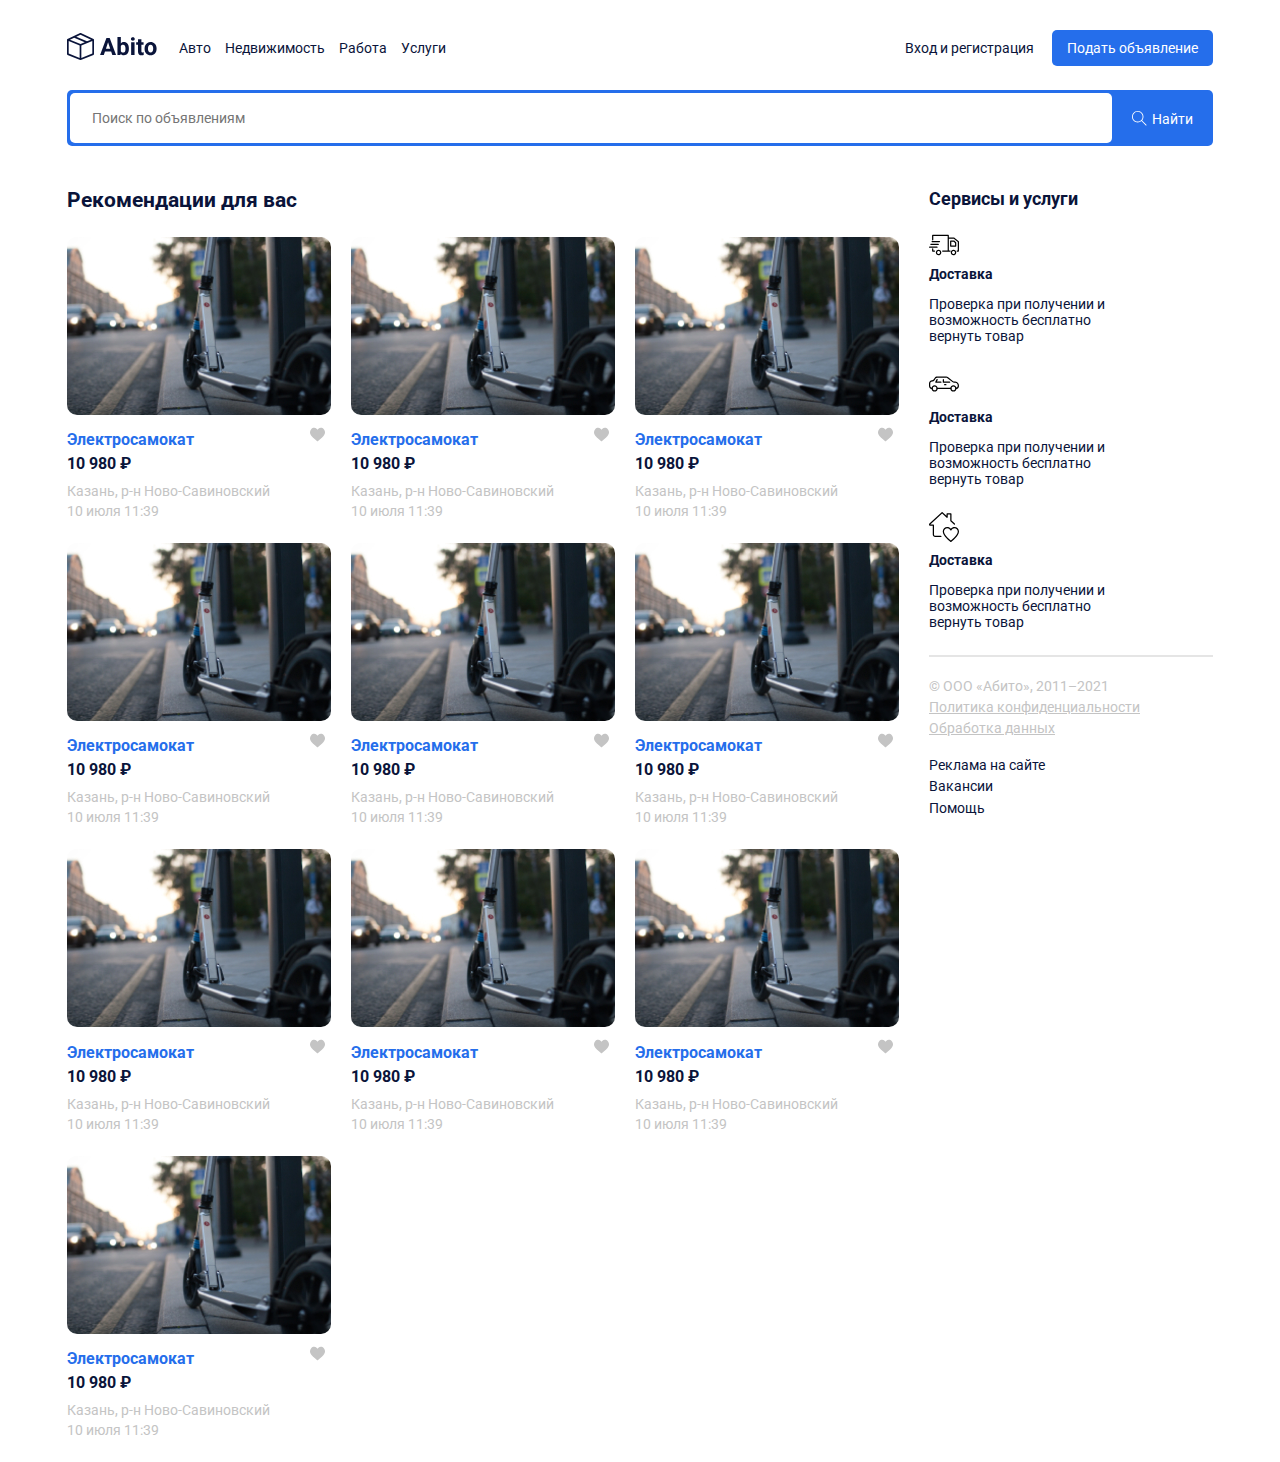
<file: index.html>
<!DOCTYPE html>
<html lang="en">
<head>
	<meta charset="UTF-8">
	<meta http-equiv="X-UA-Compatible" content="IE=edge">
	<meta name="viewport" content="width=device-width, initial-scale=1.0">
	<title>Abito</title>
	<!-- шрифты Google -->
	<link rel="preconnect" href="https://fonts.googleapis.com">
	<link rel="preconnect" href="https://fonts.gstatic.com" crossorigin>
	<link href="https://fonts.googleapis.com/css2?family=Roboto:wght@400;700&display=swap" rel="stylesheet">
	<!-- стили страницы -->
	<link rel="stylesheet" type="text/css" href="styles/normalize.css">
	<link rel="stylesheet" type="text/css" href="styles/style.css">
</head>
<body>
	<!-- ШАПКА -->
	<header class="header container">
		<div class="navbar">
			<a href="index.html" class="logo">
				<img src="img/logo.svg" alt="logo: Abito" class="logo-image">
			</a>
			<div class="navbar-panel">
				<button class="close-menu">
					<svg width="46" height="46" viewBox="0 0 46 46" fill="none" xmlns="http://www.w3.org/2000/svg">
						<path d="M1 1L45 45M1 45L45 1" stroke="black"/>
					</svg>					
				</button>
				<!-- Меню навигации по сайту -->
				<nav class="navbar-menu">
					<ul class="menu">
						<li class="menu-item">
							<a href="#" class="menu-link">
								Авто
							</a>
						</li>
						<li class="menu-item">
							<a href="#" class="menu-link">
								Недвижимость
							</a>
						</li>
						<li class="menu-item">
							<a href="#" class="menu-link">
								Работа
							</a>
						</li>
						<li class="menu-item">
							<a href="#" class="menu-link">
								Услуги
							</a>
						</li>
					</ul>
				</nav>

				<div class="button-group">
					<a href="#" class="button button-link">Вход и регистрация</a>
					<a href="#" class="button button-primary">Подать объявление</a>
				</div>
				<!-- /.button-group -->
			</div>
			<button class="menu-button">
				<svg width="30" height="30" viewBox="0 0 30 30" fill="none" xmlns="http://www.w3.org/2000/svg">
					<path d="M0.937476 9.37501H29.0624C29.58 9.37501 29.9999 8.95498 29.9999 8.43754C29.9999 7.92002 29.5799 7.50006 29.0624 7.50006H0.937476C0.419955 7.50006 0 7.92009 0 8.43754C0 8.95498 0.420033 9.37501 0.937476 9.37501Z" fill="black"/>
					<path d="M29.0624 14.0626H0.937476C0.419955 14.0626 0 14.4826 0 15C0 15.5175 0.420033 15.9375 0.937476 15.9375H29.0624C29.58 15.9375 29.9999 15.5175 29.9999 15C29.9999 14.4826 29.58 14.0626 29.0624 14.0626Z" fill="black"/>
					<path d="M29.0625 20.625H10.3125C9.79495 20.625 9.375 21.0451 9.375 21.5625C9.375 22.08 9.79503 22.5 10.3125 22.5H29.0625C29.58 22.5 29.9999 22.0799 29.9999 21.5625C30 21.045 29.58 20.625 29.0625 20.625Z" fill="black"/>
				</svg>									
			</button>
		</div>
		<!-- /.navbar -->
		<div class="search-panel">
			<input type="search" name="q" placeholder="Поиск по объявлениям" class="search-input">
			<button class="search-button">
				<svg width="15" height="15" viewBox="0 0 15 15" fill="none" xmlns="http://www.w3.org/2000/svg">
					<path d="M14.6506 14.0012L10.0862 9.43675C10.9465 8.43352 11.4706 7.13293 11.4706 5.71058C11.4706 2.54822 8.89765 -0.0247192 5.7353 -0.0247192C4.20353 -0.0247192 2.76265 0.571751 1.67824 1.6544C0.595589 2.73793 -0.000881376 4.17881 9.77541e-07 5.71058C9.77541e-07 8.87293 2.57294 11.4459 5.7353 11.4459C7.15765 11.4459 8.45912 10.9218 9.46235 10.0615L14.0268 14.6259L14.6506 14.0012ZM5.7353 10.5635C3.06 10.5635 0.882354 8.38675 0.882354 5.71058C0.881472 4.41352 1.38618 3.19499 2.30294 2.2791C3.21882 1.36234 4.43824 0.857634 5.7353 0.857634C8.41059 0.857634 10.5882 3.0344 10.5882 5.71058C10.5882 8.38587 8.41059 10.5635 5.7353 10.5635Z" fill="white"/>
				</svg>					
				<span class="search-button-text">Найти</span>
			</button>
		</div>
		<!-- /.search-panel -->
	</header>

	<div class="page-content container">
		<main class="main">
			<h2 class="page-title">Рекомендации для вас</h2>
			<div class="cards">
				<div class="card">
					<a href="single.html" class="card-link">
						<img src="img/card-image.jpg" alt="Карточка" class="card-image">
					</a>
					<div class="card-header">
						<a href="single.html" class="card-link">
							<h3 class="card-title">Электросамокат</h3>
						</a>
						<button class="like">
							<img src="img/like.svg" alt="Лайк">
						</button>
					</div>
					<!-- /.card-header -->
					<strong class="card-price">
						10 980 ₽
					</strong>
					<p class="card-text">Казань, р-н Ново-Савиновский</p>
					<p class="card-text">10 июля 11:39</p>
				</div>
				<!-- /.card -->
				<div class="card">
					<a href="single.html" class="card-link">
						<img src="img/card-image.jpg" alt="Карточка" class="card-image">
					</a>
					<div class="card-header">
						<a href="single.html" class="card-link">
							<h3 class="card-title">Электросамокат</h3>
						</a>
						<button class="like">
							<img src="img/like.svg" alt="Лайк">
						</button>
					</div>
					<!-- /.card-header -->
					<strong class="card-price">
						10 980 ₽
					</strong>
					<p class="card-text">Казань, р-н Ново-Савиновский</p>
					<p class="card-text">10 июля 11:39</p>
				</div>
				<!-- /.card -->
				<div class="card">
					<a href="single.html" class="card-link">
						<img src="img/card-image.jpg" alt="Карточка" class="card-image">
					</a>
					<div class="card-header">
						<a href="single.html" class="card-link">
							<h3 class="card-title">Электросамокат</h3>
						</a>
						<button class="like">
							<img src="img/like.svg" alt="Лайк">
						</button>
					</div>
					<!-- /.card-header -->
					<strong class="card-price">
						10 980 ₽
					</strong>
					<p class="card-text">Казань, р-н Ново-Савиновский</p>
					<p class="card-text">10 июля 11:39</p>
				</div>
				<!-- /.card -->
				<div class="card">
					<a href="single.html" class="card-link">
						<img src="img/card-image.jpg" alt="Карточка" class="card-image">
					</a>
					<div class="card-header">
						<a href="single.html" class="card-link">
							<h3 class="card-title">Электросамокат</h3>
						</a>
						<button class="like">
							<img src="img/like.svg" alt="Лайк">
						</button>
					</div>
					<!-- /.card-header -->
					<strong class="card-price">
						10 980 ₽
					</strong>
					<p class="card-text">Казань, р-н Ново-Савиновский</p>
					<p class="card-text">10 июля 11:39</p>
				</div>
				<!-- /.card -->
				<div class="card">
					<a href="single.html" class="card-link">
						<img src="img/card-image.jpg" alt="Карточка" class="card-image">
					</a>
					<div class="card-header">
						<a href="single.html" class="card-link">
							<h3 class="card-title">Электросамокат</h3>
						</a>
						<button class="like">
							<img src="img/like.svg" alt="Лайк">
						</button>
					</div>
					<!-- /.card-header -->
					<strong class="card-price">
						10 980 ₽
					</strong>
					<p class="card-text">Казань, р-н Ново-Савиновский</p>
					<p class="card-text">10 июля 11:39</p>
				</div>
				<!-- /.card -->
				<div class="card">
					<a href="single.html" class="card-link">
						<img src="img/card-image.jpg" alt="Карточка" class="card-image">
					</a>
					<div class="card-header">
						<a href="single.html" class="card-link">
							<h3 class="card-title">Электросамокат</h3>
						</a>
						<button class="like">
							<img src="img/like.svg" alt="Лайк">
						</button>
					</div>
					<!-- /.card-header -->
					<strong class="card-price">
						10 980 ₽
					</strong>
					<p class="card-text">Казань, р-н Ново-Савиновский</p>
					<p class="card-text">10 июля 11:39</p>
				</div>
				<!-- /.card -->
				<div class="card">
					<a href="single.html" class="card-link">
						<img src="img/card-image.jpg" alt="Карточка" class="card-image">
					</a>
					<div class="card-header">
						<a href="single.html" class="card-link">
							<h3 class="card-title">Электросамокат</h3>
						</a>
						<button class="like">
							<img src="img/like.svg" alt="Лайк">
						</button>
					</div>
					<!-- /.card-header -->
					<strong class="card-price">
						10 980 ₽
					</strong>
					<p class="card-text">Казань, р-н Ново-Савиновский</p>
					<p class="card-text">10 июля 11:39</p>
				</div>
				<!-- /.card -->
				<div class="card">
					<a href="single.html" class="card-link">
						<img src="img/card-image.jpg" alt="Карточка" class="card-image">
					</a>
					<div class="card-header">
						<a href="single.html" class="card-link">
							<h3 class="card-title">Электросамокат</h3>
						</a>
						<button class="like">
							<img src="img/like.svg" alt="Лайк">
						</button>
					</div>
					<!-- /.card-header -->
					<strong class="card-price">
						10 980 ₽
					</strong>
					<p class="card-text">Казань, р-н Ново-Савиновский</p>
					<p class="card-text">10 июля 11:39</p>
				</div>
				<!-- /.card -->
				<div class="card">
					<a href="single.html" class="card-link">
						<img src="img/card-image.jpg" alt="Карточка" class="card-image">
					</a>
					<div class="card-header">
						<a href="single.html" class="card-link">
							<h3 class="card-title">Электросамокат</h3>
						</a>
						<button class="like">
							<img src="img/like.svg" alt="Лайк">
						</button>
					</div>
					<!-- /.card-header -->
					<strong class="card-price">
						10 980 ₽
					</strong>
					<p class="card-text">Казань, р-н Ново-Савиновский</p>
					<p class="card-text">10 июля 11:39</p>
				</div>
				<!-- /.card -->
				<div class="card">
					<a href="single.html" class="card-link">
						<img src="img/card-image.jpg" alt="Карточка" class="card-image">
					</a>
					<div class="card-header">
						<a href="single.html" class="card-link">
							<h3 class="card-title">Электросамокат</h3>
						</a>
						<button class="like">
							<img src="img/like.svg" alt="Лайк">
						</button>
					</div>
					<!-- /.card-header -->
					<strong class="card-price">
						10 980 ₽
					</strong>
					<p class="card-text">Казань, р-н Ново-Савиновский</p>
					<p class="card-text">10 июля 11:39</p>
				</div>
				<!-- /.card -->
			</div>
		</main>
		<aside class="sidebar">
			<h4 class="page-title">Сервисы и услуги</h4>
			<div class="service">
				<img src="img/delivery.svg" alt="Доставка" class="service-image">
				<h5 class="service-title">Доставка</h5>
				<p class="service-text">Проверка при получении и возможность бесплатно вернуть товар</p>
			</div>
			<div class="service">
				<img src="img/auto.svg" alt="Авто" class="service-image">
				<h5 class="service-title">Доставка</h5>
				<p class="service-text">Проверка при получении и возможность бесплатно вернуть товар</p>
			</div>
			<div class="service">
				<img src="img/estate.svg" alt="Жилье" class="service-image">
				<h5 class="service-title">Доставка</h5>
				<p class="service-text">Проверка при получении и возможность бесплатно вернуть товар</p>
			</div>
			<hr color="#E5E5E5">
			<footer class="footer">
				<p class="footer-text">© ООО «Абито», 2011–2021</p>
				<ul class="footer-menu">
					<li class="footer-menu-item">
						<a href="#" class="footer-text">Политика конфиденциальности</a>
					</li>
					<li class="footer-menu-item">
						<a href="#" class="footer-text">Обработка данных</a>
					</li>
				</ul>
				<ul class="footer-menu">
					<li class="footer-menu-item">
						<a href="#" class="footer-link">Реклама на сайте</a>
					</li>
					<li class="footer-menu-item">
						<a href="#" class="footer-link">Вакансии</a>
					</li>
					<li class="footer-menu-item">
						<a href="#" class="footer-link">Помощь</a>
					</li>
				</ul>
			</footer>
		</aside>
	</div>
	<!-- /.page-content -->
	<script src="js/main.js"></script>
</body>
</html>
</file>
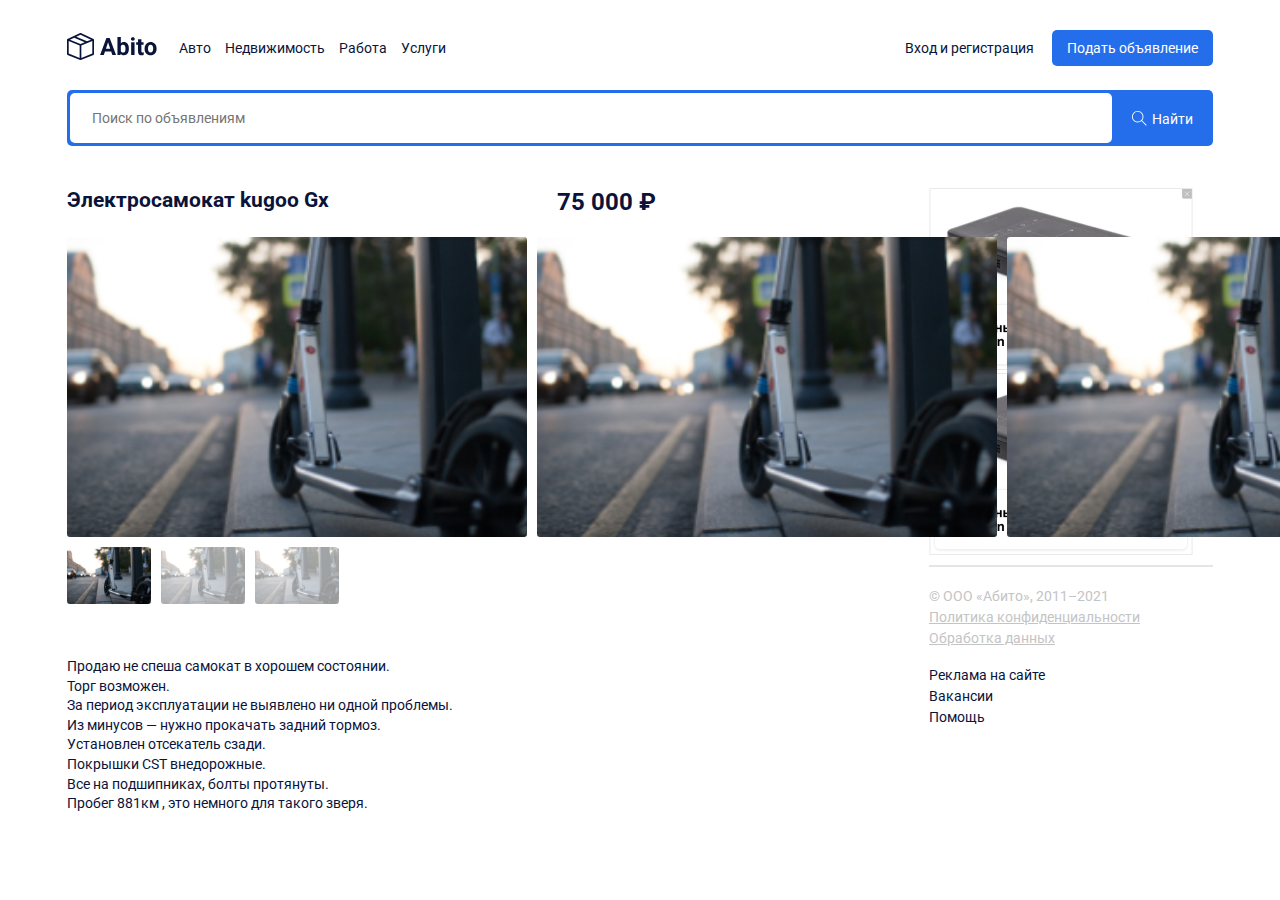
<file: single.html>
<!DOCTYPE html>
<html lang="en">
<head>
	<meta charset="UTF-8">
	<meta http-equiv="X-UA-Compatible" content="IE=edge">
	<meta name="viewport" content="width=device-width, initial-scale=1.0">
	<title>Страница объявления</title>
	<!-- шрифты Google -->
	<link rel="preconnect" href="https://fonts.googleapis.com">
	<link rel="preconnect" href="https://fonts.gstatic.com" crossorigin>
	<link href="https://fonts.googleapis.com/css2?family=Roboto:wght@400;700&display=swap" rel="stylesheet">
	<!-- swiper.js -->
	<link rel="stylesheet" href="https://unpkg.com/swiper/swiper-bundle.min.css" />
	<!-- стили страницы -->
	<link rel="stylesheet" type="text/css" href="styles/normalize.css">
	<link rel="stylesheet" type="text/css" href="styles/style.css">
	<link rel="stylesheet" type="text/css" href="styles/swiper.css">
</head>
<body>
	<!-- ШАПКА -->
	<header class="header container">
		<div class="navbar">
			<a href="index.html" class="logo">
				<img src="img/logo.svg" alt="logo: Abito" class="logo-image">
			</a>
			<div class="navbar-panel">
				<button class="close-menu">
					<svg width="46" height="46" viewBox="0 0 46 46" fill="none" xmlns="http://www.w3.org/2000/svg">
						<path d="M1 1L45 45M1 45L45 1" stroke="black"/>
					</svg>					
				</button>
				<!-- Меню навигации по сайту -->
				<nav class="navbar-menu">
					<ul class="menu">
						<li class="menu-item">
							<a href="#" class="menu-link">
								Авто
							</a>
						</li>
						<li class="menu-item">
							<a href="#" class="menu-link">
								Недвижимость
							</a>
						</li>
						<li class="menu-item">
							<a href="#" class="menu-link">
								Работа
							</a>
						</li>
						<li class="menu-item">
							<a href="#" class="menu-link">
								Услуги
							</a>
						</li>
					</ul>
				</nav>
				<div class="button-group">
					<a href="#" class="button button-link">Вход и регистрация</a>
					<a href="#" class="button button-primary">Подать объявление</a>
				</div>
				<!-- /.button-group -->
			</div>
			<button class="menu-button">
				<svg width="30" height="30" viewBox="0 0 30 30" fill="none" xmlns="http://www.w3.org/2000/svg">
					<path d="M0.937476 9.37501H29.0624C29.58 9.37501 29.9999 8.95498 29.9999 8.43754C29.9999 7.92002 29.5799 7.50006 29.0624 7.50006H0.937476C0.419955 7.50006 0 7.92009 0 8.43754C0 8.95498 0.420033 9.37501 0.937476 9.37501Z" fill="black"/>
					<path d="M29.0624 14.0626H0.937476C0.419955 14.0626 0 14.4826 0 15C0 15.5175 0.420033 15.9375 0.937476 15.9375H29.0624C29.58 15.9375 29.9999 15.5175 29.9999 15C29.9999 14.4826 29.58 14.0626 29.0624 14.0626Z" fill="black"/>
					<path d="M29.0625 20.625H10.3125C9.79495 20.625 9.375 21.0451 9.375 21.5625C9.375 22.08 9.79503 22.5 10.3125 22.5H29.0625C29.58 22.5 29.9999 22.0799 29.9999 21.5625C30 21.045 29.58 20.625 29.0625 20.625Z" fill="black"/>
				</svg>									
			</button>
		</div>
		<!-- /.navbar -->
		<div class="search-panel">
			<input type="search" name="q" placeholder="Поиск по объявлениям" class="search-input">
			<button class="search-button">
				<svg width="15" height="15" viewBox="0 0 15 15" fill="none" xmlns="http://www.w3.org/2000/svg">
					<path d="M14.6506 14.0012L10.0862 9.43675C10.9465 8.43352 11.4706 7.13293 11.4706 5.71058C11.4706 2.54822 8.89765 -0.0247192 5.7353 -0.0247192C4.20353 -0.0247192 2.76265 0.571751 1.67824 1.6544C0.595589 2.73793 -0.000881376 4.17881 9.77541e-07 5.71058C9.77541e-07 8.87293 2.57294 11.4459 5.7353 11.4459C7.15765 11.4459 8.45912 10.9218 9.46235 10.0615L14.0268 14.6259L14.6506 14.0012ZM5.7353 10.5635C3.06 10.5635 0.882354 8.38675 0.882354 5.71058C0.881472 4.41352 1.38618 3.19499 2.30294 2.2791C3.21882 1.36234 4.43824 0.857634 5.7353 0.857634C8.41059 0.857634 10.5882 3.0344 10.5882 5.71058C10.5882 8.38587 8.41059 10.5635 5.7353 10.5635Z" fill="white"/>
				</svg>					
				<span class="search-button-text">Найти</span>
			</button>
		</div>
		<!-- /.search-panel -->
	</header>

	<div class="page-content container page-content-single">
		<main class="main main-single">
			<div class="content">
				<h2 class="page-title">Электросамокат kugoo Gx</h2>
				<!-- Слайдер с картинками -->
				<div class="swiper-container mySwiper2">
					<!-- Обертка слайдера -->
					<div class="swiper-wrapper">
						<!-- Slides -->
						<div class="swiper-slide">
							<img class="swiper-image" src="img/card-image.jpg" alt="Фото 1">
						</div>
						<div class="swiper-slide">
							<img class="swiper-image" src="img/card-image.jpg" alt="Фото 2">
						</div>
						<div class="swiper-slide">
							<img class="swiper-image" src="img/card-image.jpg" alt="Фото 3">
						</div>
					</div>
				</div>
				<div class="swiper-container mySwiper">
					<!-- Лента прокрутки -->
					<div class="swiper-wrapper">
						<!-- Slides -->
						<div class="swiper-slide">
							<img class="swiper-image" src="img/card-image.jpg" alt="Фото 1">
						</div>
						<div class="swiper-slide">
							<img class="swiper-image" src="img/card-image.jpg" alt="Фото 2">
						</div>
						<div class="swiper-slide">
							<img class="swiper-image" src="img/card-image.jpg" alt="Фото 3">
						</div>
					</div>
					<div class="content-text">
						<p>
							Продаю не спеша самокат в хорошем состоянии.
							Торг возможен.
							За период эксплуатации не выявлено ни одной проблемы.
							Из минусов — нужно прокачать задний тормоз.
							Установлен отсекатель сзади.
							Покрышки CST внедорожные.
							Все на подшипниках, болты протянуты.
							Пробег 881км , это немного для такого зверя.
						</p>
					</div>
				</div>
				<!-- /.swiper-container -->
			</div>
			<div class="author">
				<strong class="single-price">
					75 000 ₽
				</strong>
				<div class="author-wrapper">
					<div class="author-info">
						<span class="author-name">Михаил Воробьев</span>
						<div class="rating">
							<img src="img/star.svg" alt="*">
							<img src="img/star.svg" alt="*">
							<img src="img/star.svg" alt="*">
							<img src="img/star.svg" alt="*">
							<img src="img/star.svg" alt="*">
							<span class="rating-counter">5 отзывов</span>
						</div>
						<span class="author-status">Частное лицо</span>
					</div>
					<img src="img/avatar.jpg" alt="фото: Продавец" class="author-avatar">
				</div>
				<!-- /.author-wrapper -->
				<div class="button-group">
					<button class="button button-block button-primary">
						Показать телефон
					</button>
					<button class="button button-block button-success">
						Написать сообщение
					</button>
				</div>
			</div>
		</main>
		<aside class="sidebar sidebar-single">
			<a href="#">
				<img src="img/banner.png" alt="Banner">
			</a>
			<a href="#">
				<img src="img/banner.png" alt="Banner">
			</a>
			<hr color="#E5E5E5">
			<footer class="footer">
				<p class="footer-text">© ООО «Абито», 2011–2021</p>
				<ul class="footer-menu">
					<li class="footer-menu-item">
						<a href="#" class="footer-text">Политика конфиденциальности</a>
					</li>
					<li class="footer-menu-item">
						<a href="#" class="footer-text">Обработка данных</a>
					</li>
				</ul>
				<ul class="footer-menu">
					<li class="footer-menu-item">
						<a href="#" class="footer-link">Реклама на сайте</a>
					</li>
					<li class="footer-menu-item">
						<a href="#" class="footer-link">Вакансии</a>
					</li>
					<li class="footer-menu-item">
						<a href="#" class="footer-link">Помощь</a>
					</li>
				</ul>
			</footer>
		</aside>
	</div>
	<!-- /.page-content -->
	<script src="https://unpkg.com/swiper/swiper-bundle.min.js"></script>
	<script src="js/main.js"></script>
</body>
</html>
</file>
<file: styles/style.css>
body {
	font-family: 'Roboto', sans-serif;
	font-size: 14px;
	color: #0a143a;
	min-width: 240px;
}
.container {
	max-width: 1146px;
	margin: auto;
}
.header{
	padding-top: 30px;
	padding-bottom: 30px;
	margin-bottom: 12px;
}
.navbar{
	display: flex;
	align-items: center;
	justify-content: space-between;
	margin-bottom: 24px;
}
.navbar-menu{
	margin-right: auto;
}
.menu {
	display: flex;
	list-style: none;
	padding: 0 22px;
	margin: 0;
}
.menu-item:not(:last-child) {
	margin-right: 14px;
}
.menu-link {
	text-decoration: none;
	color: inherit;
}

.button{
	text-decoration: none;
	display: inline-block;
	padding: 10px 15px;
}
.button-link{
	color: inherit;
}
.button-primary{
	background-color: #256eeb;
	color: white;
	border-radius: 5px;
}

.search-panel {
	display: flex;
	background-color: #256eeb;
	border-radius: 5px;
	height: 50px;
	padding: 3px;
}
.search-input {
	border: none;
	border-radius: 5px;
	flex-grow: 1;
	padding: 14px 22px;
}
.search-button {
	background-color: inherit;
	border: none;
	color: white;
	padding: 16px 17px 15px 20px;
	display: flex;
	align-items: center;
}
.search-button-text{
	margin-left: 5px;
}

.page-content {
	display: grid;
	grid-template-columns: 9fr 3fr;
	grid-column-gap: 10px;
}
.card-image {
	border-radius: 10px;
	width: 264px;
	height: 178px;
	object-fit: cover;
}
.cards {
	display: flex;
	flex-wrap: wrap;
	/* justify-content: space-between; */
}
.card {
	display: block;
	margin-bottom: 20px;
	margin-right: 20px;
}
.card-title {
	font-size: 16px;
	line-height: 19px;
	color: #256eeb;
	margin-top: 12px;
	margin-bottom: 5px;
}
.card-header {
	display: flex;
	justify-content: space-between;
	align-items: center;
}
.like {
	background-color: transparent;
	border: none;
	cursor: pointer;
	margin-left: 15px;
}
.card-price{
	display: block;
	font-size: 16px;
	line-height: 19px;
	margin-bottom: 10px;
}
.card-text {
	font-size: 14px;
	line-height: 16px;
	color: #c4c4c4;
	margin-bottom: 4px;
	margin-top: 0;
}
.card-link {
	text-decoration: none;
}

.service {
	margin-bottom: 25px;
}
.service-title {
	font-weight: bold;
	font-size: 14px;
	line-height: 16px;
	margin-top: 7px;
	margin-bottom: 5px;
}
.service-text {
	font-size: 14px;
	line-height: 16px;
	max-width: 217px;
}
.sidebar .page-title {
	font-size: 18px;
	line-height: 21px;
}

.footer-text {
	display: inline-block;
	font-size: 14px;
	line-height: 16px;
	color: #c4c4c4;
	margin-bottom: 5px;
}
.footer-menu {
	margin: 0;
	padding: 0;
	list-style: none;
	margin-bottom: 16px;
}
.footer-link {
	display: inline-block;
	margin-bottom: 5px;
	color: inherit;
	text-decoration: none;
}

.content {
	max-width: 460px;
	margin-right: 30px;
}
.content-text {
	line-height: 1.4;
	font-size: 14px;
	white-space: pre-line;
}

.author-avatar {
	width: 50px;
	height: 50px;
	object-fit: cover;
	border-radius: 50%;
}

.main-single {
	display: flex;
	align-items: flex-start;
}
.single-price {
	font-family: Roboto;
	font-style: normal;
	font-weight: bold;
	font-size: 24px;
	line-height: 28px;
	color: #0A143A;
	margin-top: 0;
	margin-bottom: 25px;
	display: block;
}
.page-title {
	margin-top: 0;
	margin-bottom: 25px;
}
.author {
	min-width: 264px;
}
.author-wrapper {
	display: flex;
	align-items: center;
	justify-content: space-between;
	margin-top: 25px;
	margin-bottom: 30px;
}
.author-name {
	font-weight: bold;
	font-size: 14px;
	line-height: 16px;
	display: block;
	margin-bottom: 4px;
}
.rating {
	margin-bottom: 5px;
}
.rating-counter {
	opacity: 0.5;
	margin-left: 10px;
}
.author-status {
	font-size: 12px;
}
.button-block {
	display: block;
	width: 100%;
	height: 54px;
	margin-bottom: 14px;
	border: none;
}
.button-success {
	background-color: #14b4be;
	border-radius: 5px;
	color: white;
	cursor: pointer;
}


.menu-button {
	display: none;

	background-color: #fff;
	border: none;
	cursor: pointer;
}
.close-menu {
	display: none;
}
.navbar-panel {
	flex-grow: 1;
	display: flex;
	align-items: center;
}

@media (max-width: 1200px) {
	.container {
		max-width: 960px;
	}
	.main-single {
		flex-direction: column;
	}
	.card {
		width: 45%;
	}
	.card-image {
		width: 100%;
	}
}
@media (max-width: 992px) {
	.container {
		max-width: 740px;
	}
	.card-image {
		height: 150px;
	}
	.sidebar > a > img {
		width: 100%;
	}
	.page-content-single {
		grid-template-columns: 8fr 4fr;
	}
}
@media (max-width: 768px) {
	.container {
		max-width: 560px;
	}
	.card {
		width: 100%;
	}
	.page-content {
		grid-template-columns: 8fr 4fr;
	}
	.page-content-single {
		grid-template-columns: 12fr;
	}
	.navbar-panel {
		/* display: none; */
		position: fixed;
		right: 0;
		top: 0;
		width: 100%;
		height: 100%;
		background-color: #fff;
		z-index: 9;
		flex-direction: column;
		align-items: center;
		justify-content: center;
		transition: transform 0.2s, opacity 0.2s;
		transform: translateX(100%);
		opacity: 0;
	}
	.navbar-panel.active {
		opacity: 1;
		transform: translateX(0);
	}
	.navbar-menu {
		margin-left: auto;
		margin-bottom: 20px;
	}
	.menu {
		flex-direction: column;
		align-items: center;
		justify-content: center;
	}
	.menu-item:not(:last-child) {
		margin-right: 0;
		margin-bottom: 10px;
	}
	.button-group {
		display: flex;
		flex-direction: column;
	}
	.menu-button {
		display: block;
	}
	.close-menu {
		display: block;
		position: fixed;
		right: 30px;
		top: 30px;
		cursor: pointer;
		background: #fff;
		border: none;
	}
	.sidebar-single {
		margin-top: 20px;
	}
	.sidebar-single hr {
		margin-top: 46px;
	}
	.mySwiper2, .mySwiper {
		display: none;
	}
}
@media (max-width: 576px) {
	.container {
		max-width: 90%;
	}
	.page-content {
		grid-template-columns: 12fr;
	}
	.card-image {
		height: 250px;
	}
	.card {
		margin-right: 0;
	}
	.search-button-text {
		display: none;
	}
}
@media (max-width: 330px) {
	.search-input {
		font-size: 12px;
		padding: 8px 4px;
	}
	.search-button {
		padding: 8px 8px 7px 10px;
	}
}
</file>
